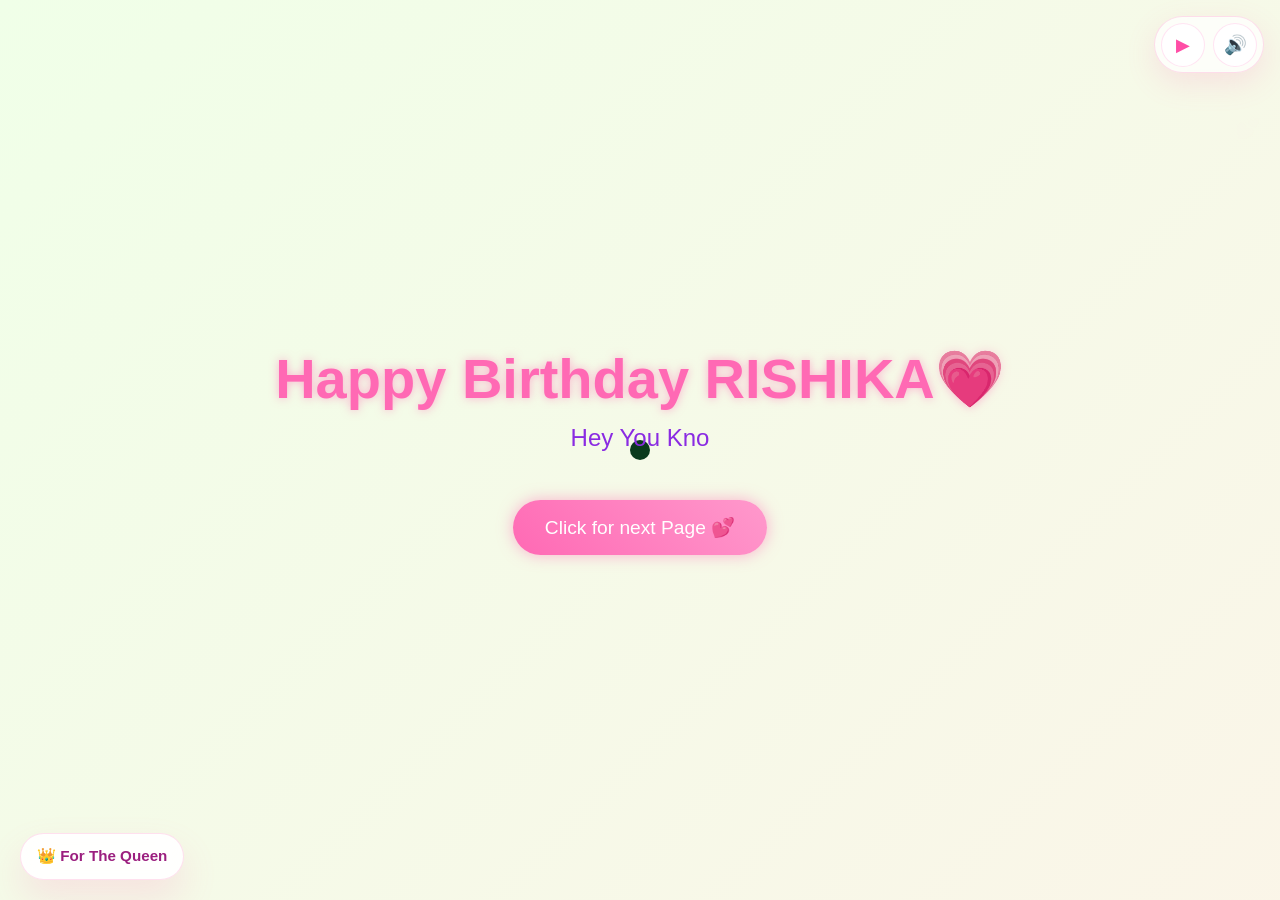
<file: index.html>
<!DOCTYPE html>
<html lang="en">
<head>
    <meta charset="UTF-8">
    <meta name="viewport" content="width=device-width, initial-scale=1.0">
    <title>Happy Birthday</title>
    <script src="https://cdnjs.cloudflare.com/ajax/libs/gsap/3.12.2/gsap.min.js"></script>
    <link rel="stylesheet" href="style.css">
    <link rel="stylesheet" href="music.css">
    <link rel="stylesheet" href="nav-link.css">
    
</head>
<body>
    <div class="music-control" id="musicControl" aria-label="Background music control">
        <button type="button" class="music-button" id="musicToggle" aria-label="Play background music">▶</button>
        <button type="button" class="music-button" id="muteToggle" aria-label="Mute background music">🔊</button>
    </div>
    <audio id="backgroundMusic" loop preload="metadata" aria-hidden="true"></audio>
    <div class="cursor"></div>
    <div class="container">
        <h1>Happy Birthday RISHIKA💗</h1>
        <div class="greeting"></div>
        <button class="cta-button">Click for next Page 💕</button>
    </div>

    <script src="script.js"></script>
    <script src="music.js"></script>
    <script src="nav-link.js"></script>
</body>
</html>
</file>
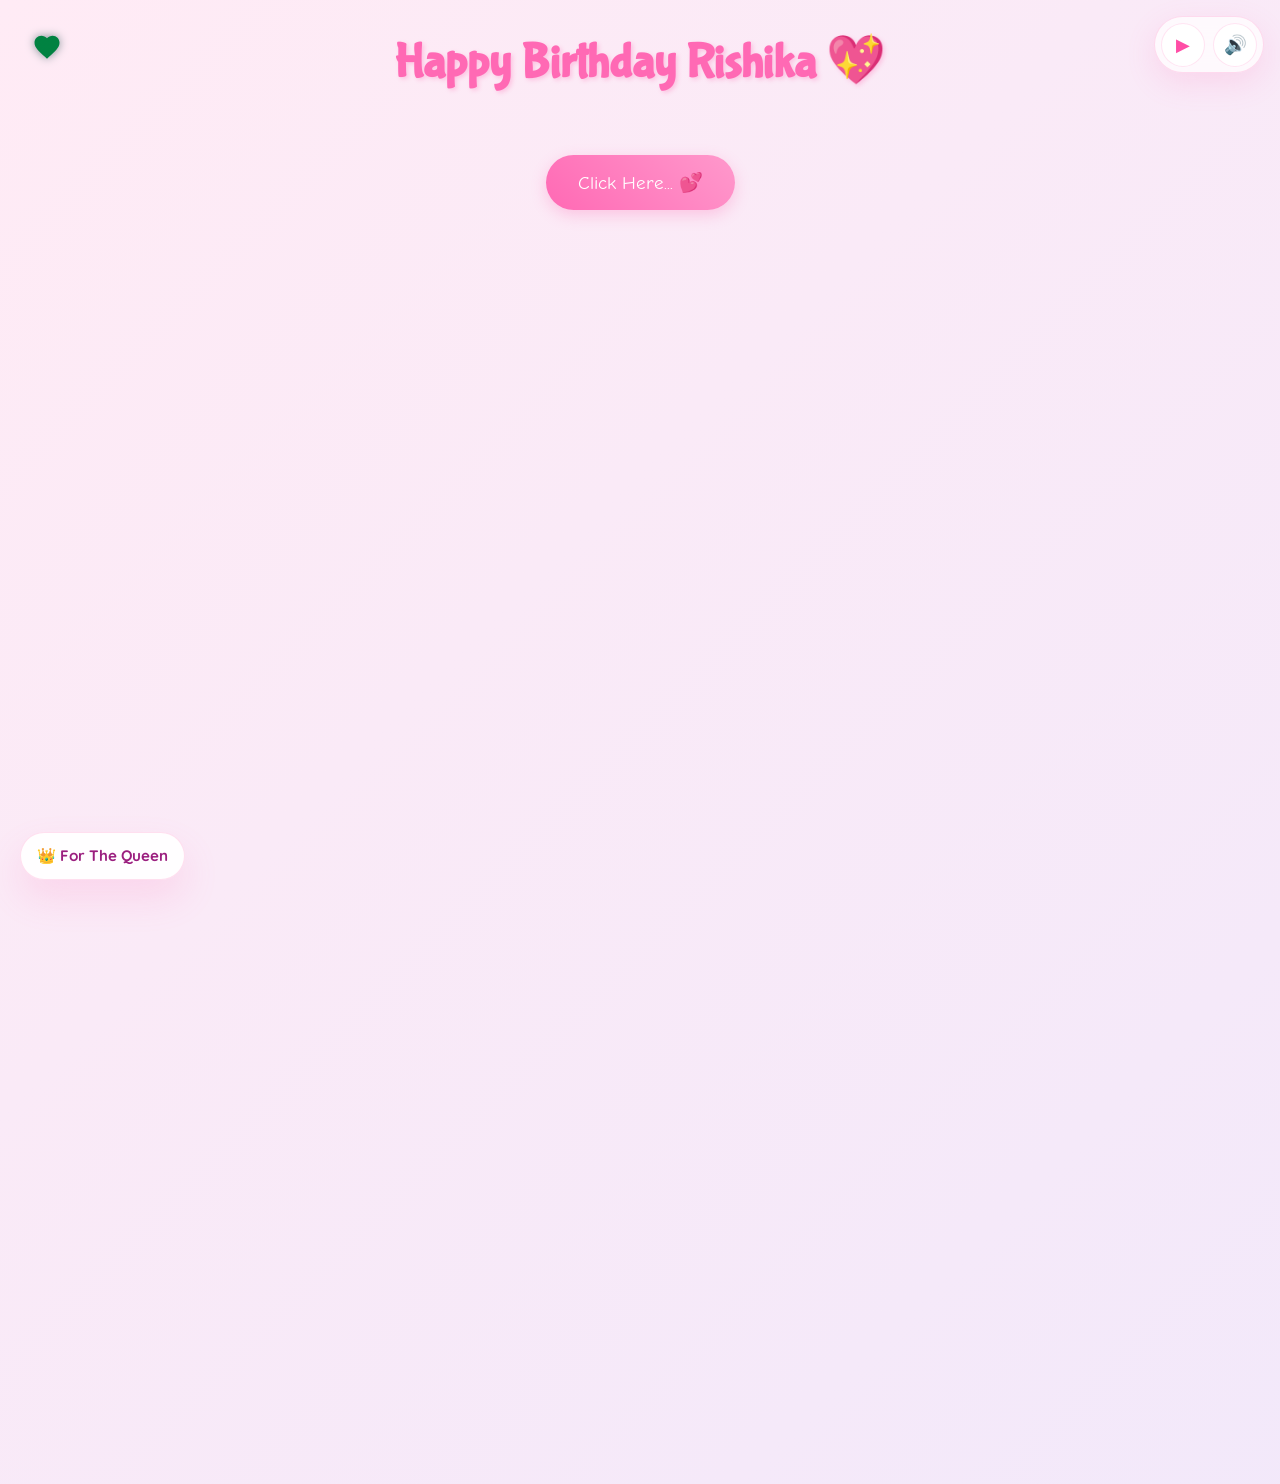
<file: cause.html>
<!DOCTYPE html>
<html lang="en">
<head>
    <meta charset="UTF-8">
    <meta name="viewport" content="width=device-width, initial-scale=1.0">
    <title>Why You're My Best Friend! 💖</title>
    <script src="https://cdnjs.cloudflare.com/ajax/libs/gsap/3.12.2/gsap.min.js"></script>
    <link rel="stylesheet" href="./cause.css">
    <link rel="stylesheet" href="./music.css">
    <link rel="stylesheet" href="./nav-link.css">
    <style>
       
    </style>
</head>
<body>
    <div class="music-control" id="musicControl" aria-label="Background music control">
        <button type="button" class="music-button" id="musicToggle" aria-label="Play background music">▶</button>
        <button type="button" class="music-button" id="muteToggle" aria-label="Mute background music">🔊</button>
    </div>
    <audio id="backgroundMusic" loop preload="metadata" aria-hidden="true"></audio>
    <div class="custom-cursor">
        <svg viewBox="0 0 24 24">
            <path fill="#ff69b4" d="M12 21.35l-1.45-1.32C5.4 15.36 2 12.28 2 8.5 2 5.42 4.42 3 7.5 3c1.74 0 3.41.81 4.5 2.09C13.09 3.81 14.76 3 16.5 3 19.58 3 22 5.42 22 8.5c0 3.78-3.4 6.86-8.55 11.54L12 21.35z"/>
        </svg>
    </div>

    <div class="container">
        <h1>Happy Birthday Rishika 💖</h1>
        
        <div id="reasons-container"></div>
        
        <button class="shuffle-button">Click Here... 💕</button>
        <div class="reason-counter"></div>

        <div class="ending-section">
            <div class="teddy-hug">
                <img src="./d1.jpg" alt="Teddy Hug">
            </div>
            <div class="ending-text">You're the BESTEST ! 💖</div>
        </div>
    </div>

    <script src="cause.js"></script>
    <script src="./music.js"></script>
    <script src="./nav-link.js"></script>
</body>
</html>
</file>
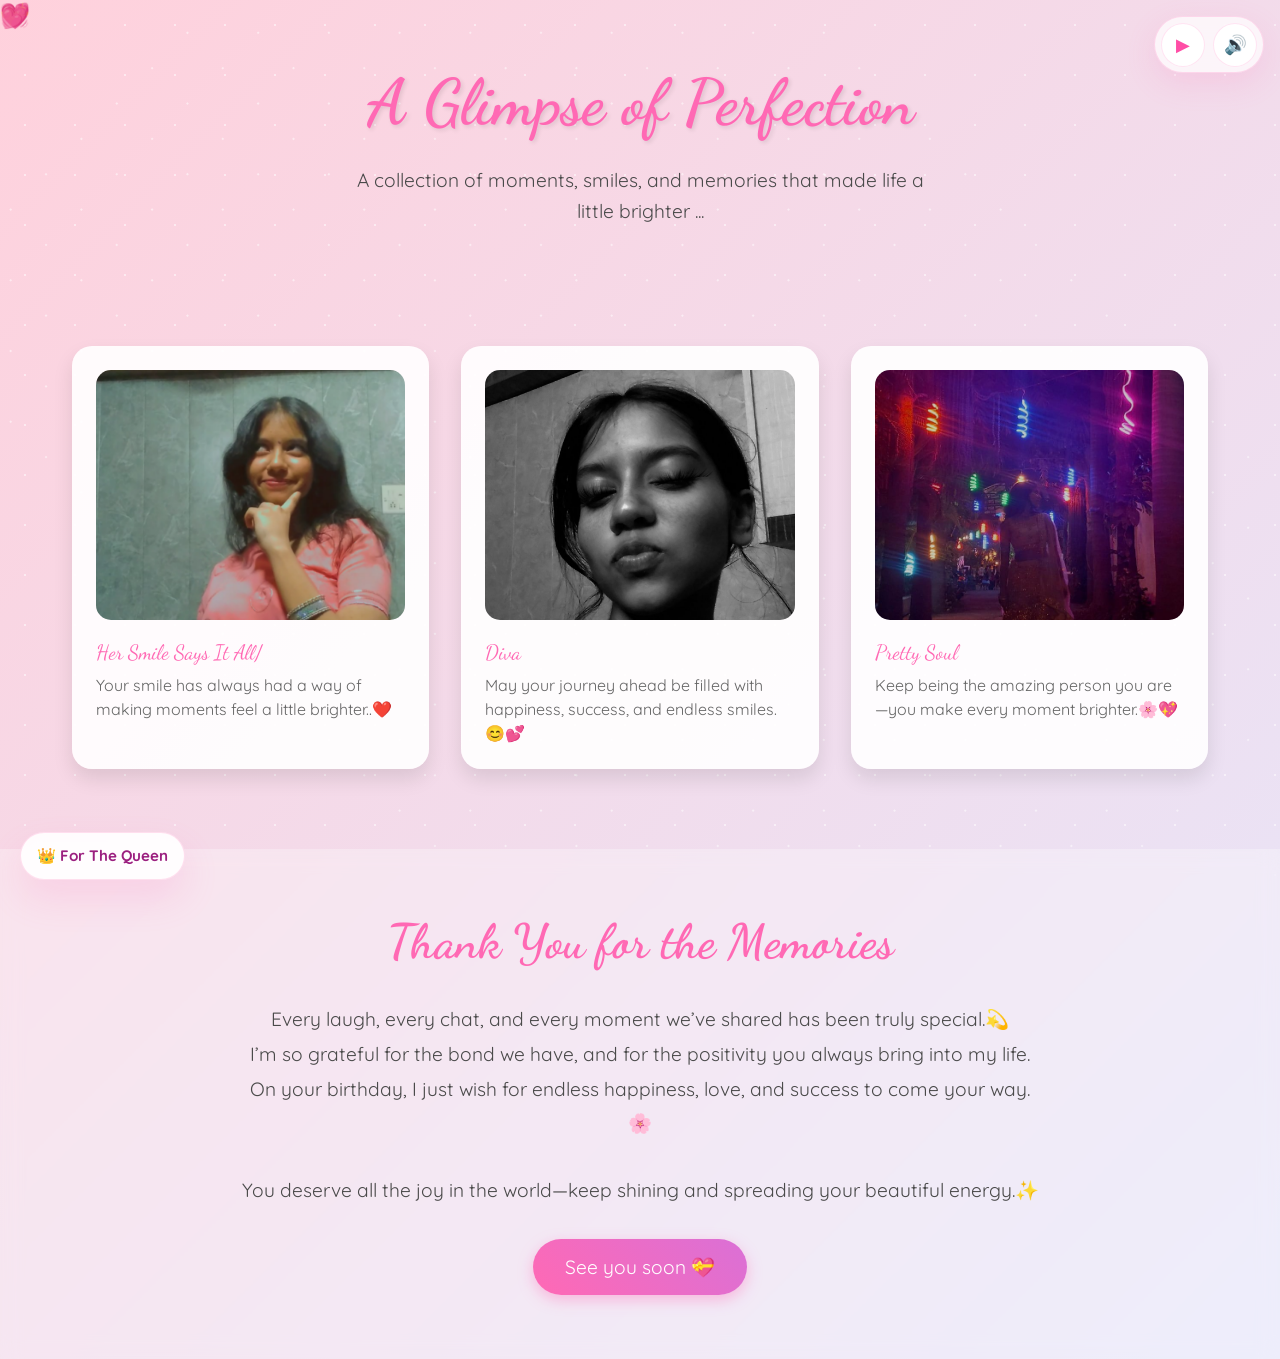
<file: last.html>
<!DOCTYPE html>
<html lang="en">

<head>
    <meta charset="UTF-8">
    <meta name="viewport" content="width=device-width, initial-scale=1.0">
    <title>Our Beautiful Memories ✨</title>
    <link rel="stylesheet" href="music.css">
    <link rel="stylesheet" href="nav-link.css">
    <style>
        @import url('https://fonts.googleapis.com/css2?family=Dancing+Script:wght@700&family=Quicksand:wght@300;400;500;600&display=swap');

        * {
            margin: 0;
            padding: 0;
            box-sizing: border-box;
        }

        body {
            min-height: 100vh;
            background: linear-gradient(135deg,
                    #ffd1dc 0%,
                    #e6e6fa 25%,
                    #ffefd5 50%,
                    #e6e6fa 75%,
                    #ffd1dc 100%);
            background-size: 400% 400%;
            animation: gradientFlow 15s ease infinite;
            font-family: 'Quicksand', sans-serif;
            overflow-x: hidden;
            color: #4a4a4a;
        }

        @keyframes gradientFlow {
            0% {
                background-position: 0% 50%;
            }

            50% {
                background-position: 100% 50%;
            }

            100% {
                background-position: 0% 50%;
            }
        }

        /* Enhanced Sparkle Effect */
        .magic-sparkles {
            position: fixed;
            top: 0;
            left: 0;
            width: 100%;
            height: 100%;
            pointer-events: none;
            z-index: 1;
        }

        .sparkle {
            position: absolute;
            width: 6px;
            height: 6px;
            border-radius: 50%;
            background-color: white;
            animation: twinkle var(--duration, 4s) ease-in-out infinite;
            opacity: 0;
        }

        @keyframes twinkle {

            0%,
            100% {
                opacity: 0;
                transform: scale(0.5);
            }

            50% {
                opacity: 0.8;
                transform: scale(1);
            }
        }

        /* Generate 50 sparkles with different positions and animations */
        .magic-sparkles::before,
        .magic-sparkles::after {
            content: '';
            position: absolute;
            width: 100%;
            height: 100%;
            background-image: radial-gradient(circle, white 1px, transparent 1px);
            background-size: 50px 50px;
            animation: sparkleLayer 8s linear infinite;
            opacity: 0.5;
        }

        .magic-sparkles::after {
            animation-delay: -4s;
            transform: rotate(45deg);
        }

        @keyframes sparkleLayer {
            0% {
                transform: translateY(0);
            }

            100% {
                transform: translateY(-50px);
            }
        }

        /* Floating Hearts */
        .floating-hearts {
            position: fixed;
            width: 100%;
            height: 100%;
            pointer-events: none;
            z-index: 2;
        }

        .heart {
            position: absolute;
            font-size: 1.5rem;
            color: rgba(255, 105, 180, 0.6);
            animation: floatHeart var(--float-duration, 6s) ease-in-out infinite;
            animation-delay: var(--delay, 0s);
        }

        @keyframes floatHeart {
            0% {
                transform: translate(0, 100vh) rotate(0deg);
            }

            100% {
                transform: translate(var(--translate-x, 0), -100vh) rotate(360deg);
            }
        }

        /* Welcome Section */
        .welcome {
            text-align: center;
            padding: 4rem 2rem;
            position: relative;
            z-index: 3;
        }

        .welcome h1 {
            font-family: 'Dancing Script', cursive;
            font-size: 4rem;
            color: #ff69b4;
            text-shadow: 2px 2px 4px rgba(0, 0, 0, 0.1);
            animation: fadeInScale 2s ease;
        }

        .welcome p {
            font-size: 1.2rem;
            max-width: 600px;
            margin: 1.5rem auto;
            line-height: 1.6;
            animation: fadeIn 2s ease 0.5s both;
        }

        /* Enhanced Memory Cards */
        .memory-container {
            max-width: 1200px;
            margin: 0 auto;
            padding: 2rem;
            display: grid;
            grid-template-columns: repeat(auto-fit, minmax(300px, 1fr));
            gap: 2rem;
            z-index: 3;
            position: relative;
        }

        .memory-card {
            background: rgba(255, 255, 255, 0.9);
            border-radius: 20px;
            padding: 1.5rem;
            box-shadow: 0 10px 20px rgba(0, 0, 0, 0.1);
            transition: all 0.5s cubic-bezier(0.4, 0, 0.2, 1);
            position: relative;
            overflow: hidden;
        }

        .memory-card:hover {
            transform: translateY(-10px) scale(1.02);
            box-shadow: 0 15px 30px rgba(0, 0, 0, 0.15);
        }

        .memory-card::before {
            content: '';
            position: absolute;
            top: 0;
            left: 0;
            width: 100%;
            height: 100%;
            background: linear-gradient(45deg, transparent, rgba(255, 255, 255, 0.4), transparent);
            transform: translateX(-100%);
            transition: 0.5s;
        }

        .memory-card:hover::before {
            transform: translateX(100%);
        }

        .memory-img {
            width: 100%;
            height: 250px;
            object-fit: cover;
            border-radius: 15px;
            margin-bottom: 1rem;
            transition: transform 0.5s ease;
        }

        .memory-card:hover .memory-img {
            transform: scale(1.05);
        }

        .memory-date {
            font-family: 'Dancing Script', cursive;
            color: #ff69b4;
            font-size: 1.3rem;
            margin-bottom: 0.5rem;
        }

        .memory-caption {
            font-size: 1rem;
            line-height: 1.5;
            color: #666;
        }

        /* Final Message Section */
        .final-message {
            text-align: center;
            padding: 4rem 2rem;
            background: rgba(255, 255, 255, 0.3);
            backdrop-filter: blur(10px);
            margin-top: 3rem;
            position: relative;
            z-index: 3;
        }

        .final-message h2 {
            font-family: 'Dancing Script', cursive;
            font-size: 3rem;
            color: #ff69b4;
            margin-bottom: 2rem;
            animation: heartbeat 2s infinite;
        }

        @keyframes heartbeat {

            0%,
            100% {
                transform: scale(1);
            }

            50% {
                transform: scale(1.1);
            }
        }

        .final-message p {
            font-size: 1.2rem;
            max-width: 800px;
            margin: 0 auto 2rem;
            line-height: 1.8;
        }

        .goodbye-btn {
            display: inline-block;
            padding: 1rem 2rem;
            font-size: 1.2rem;
            background: linear-gradient(45deg, #ff69b4, #da70d6);
            color: white;
            border: none;
            border-radius: 50px;
            cursor: pointer;
            text-decoration: none;
            transition: all 0.3s ease;
            box-shadow: 0 5px 15px rgba(255, 105, 180, 0.4);
            animation: float 3s infinite ease-in-out;
        }

        .goodbye-btn:hover {
            transform: translateY(-5px);
            box-shadow: 0 8px 20px rgba(255, 105, 180, 0.6);
        }

        @keyframes float {

            0%,
            100% {
                transform: translateY(0);
            }

            50% {
                transform: translateY(-10px);
            }
        }

        /* Animations */
        @keyframes fadeInScale {
            0% {
                opacity: 0;
                transform: scale(0.8);
            }

            100% {
                opacity: 1;
                transform: scale(1);
            }
        }

        @keyframes fadeIn {
            0% {
                opacity: 0;
            }

            100% {
                opacity: 1;
            }
        }

        /* Generate Hearts */
        .js-generate-hearts {
            position: fixed;
            width: 100%;
            height: 100%;
            pointer-events: none;
            z-index: 2;
        }

        /* Custom Scrollbar */
        ::-webkit-scrollbar {
            width: 12px;
        }

        ::-webkit-scrollbar-track {
            background: rgba(255, 255, 255, 0.4);
        }

        ::-webkit-scrollbar-thumb {
            background: linear-gradient(45deg, #ff69b4, #da70d6);
            border-radius: 6px;
        }

        /* Responsive Design */
        @media (max-width: 768px) {
            .welcome h1 {
                font-size: 3rem;
            }

            .memory-container {
                grid-template-columns: 1fr;
            }

            .final-message h2 {
                font-size: 2.5rem;
            }
        }
    </style>
</head>

<body>
    <div class="music-control" id="musicControl" aria-label="Background music control">
        <button type="button" class="music-button" id="musicToggle" aria-label="Play background music">▶</button>
        <button type="button" class="music-button" id="muteToggle" aria-label="Mute background music">🔊</button>
    </div>
    <audio id="backgroundMusic" loop preload="metadata" aria-hidden="true"></audio>
    <div class="magic-sparkles"></div>
    <div class="floating-hearts">
        <!-- Hearts will be generated via CSS -->
        <div class="heart" style="--float-duration: 6s; --delay: 0s; --translate-x: 20px;">💝</div>
        <div class="heart" style="--float-duration: 8s; --delay: 1s; --translate-x: -30px;">💖</div>
        <div class="heart" style="--float-duration: 7s; --delay: 2s; --translate-x: 40px;">💗</div>
        <div class="heart" style="--float-duration: 9s; --delay: 3s; --translate-x: -20px;">💓</div>
        <div class="heart" style="--float-duration: 5s; --delay: 4s; --translate-x: 30px;">💕</div>
    </div>

    <section class="welcome">
        <h1>A Glimpse of Perfection</h1>
        <p>A collection of moments, smiles, and memories that made life a little brighter ...</p>
    </section>

    <div class="memory-container">
        <div class="memory-card">
            <img src="./d44.jpg" alt="First Date" class="memory-img">
            <div class="memory-date">Her Smile Says It All/</div>
            <div class="memory-caption">Your smile has always had a way of making moments feel a little brighter..❤️</div>
        </div>
        <div class="memory-card">
            <img src="./d55.jpg" alt="Beach Day" class="memory-img">
            <div class="memory-date">Diva</div>
            <div class="memory-caption">May your journey ahead be filled with happiness, success, and endless
                smiles.😊💕</div>
        </div>
        <div class="memory-card">
            <img src="./d6.jpg" alt="Movie Night" class="memory-img">
            <div class="memory-date">Pretty Soul</div>
            <div class="memory-caption">Keep being the amazing person you are—you make every moment brighter.🌸💖</div>
        </div>

    </div>

    <section class="final-message">
        <h2>Thank You for the Memories</h2>
        <p>Every laugh, every chat, and every moment we’ve shared has been truly special.💫<br>
            I’m so grateful for the bond we have, and for the positivity you always bring into my life.<br>
            On your birthday, I just wish for endless happiness, love, and success to come your way.🌸</p>
        <p>You deserve all the joy in the world—keep shining and spreading your beautiful energy.✨</p>
        <a href="#" class="goodbye-btn">See you soon 💝</a>
    </section>
    <script src="music.js"></script>
    <script src="nav-link.js"></script>
</body>

</html>
</file>
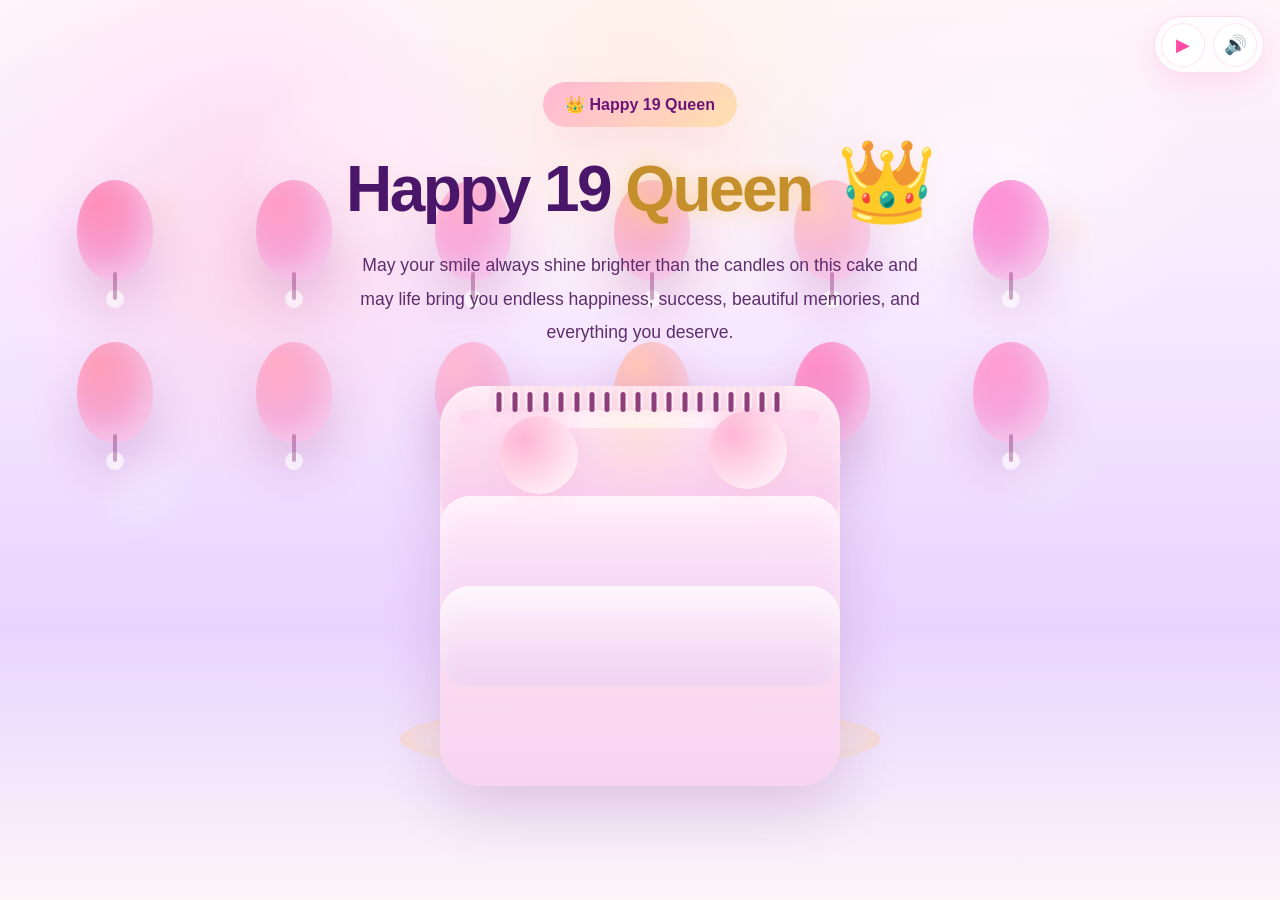
<file: queen.html>
<!DOCTYPE html>
<html lang="en">
<head>
    <meta charset="UTF-8">
    <meta name="viewport" content="width=device-width, initial-scale=1.0">
    <title>Happy 19 Queen 👑</title>
    <link rel="stylesheet" href="music.css">
    <link rel="stylesheet" href="queen.css">
</head>
<body>
    <div class="music-control" id="musicControl" aria-label="Background music control">
        <button type="button" class="music-button" id="musicToggle" aria-label="Play background music">▶</button>
        <button type="button" class="music-button" id="muteToggle" aria-label="Mute background music">🔊</button>
    </div>
    <audio id="backgroundMusic" loop preload="metadata" aria-hidden="true"></audio>

    <div class="queen-scene">
        <div class="royal-glow"></div>
        <div class="firework-layer" aria-hidden="true"></div>
        <div class="sparkle-layer" aria-hidden="true"></div>
        <div class="balloon-layer" aria-hidden="true"></div>
        <div class="confetti-layer" aria-hidden="true"></div>

        <main class="queen-main">
            <div class="hero-copy">
                <span class="hero-badge">👑 Happy 19 Queen</span>
                <h1>
                    Happy 19 <span class="golden-text">Queen</span>
                    <span class="hero-crown">👑</span>
                </h1>
                <p>May your smile always shine brighter than the candles on this cake and may life bring you endless happiness, success, beautiful memories, and everything you deserve.</p>
            </div>

            <section class="cake-hub" aria-label="Birthday cake celebration">
                <div class="cake-plate"></div>
                <div class="cake">
                    <div class="cake-layer layer-one"></div>
                    <div class="cake-layer layer-two"></div>
                    <div class="cake-layer layer-three"></div>
                    <div class="cake-icing"></div>
                    <div class="cake-top">
                        <div class="cake-flower cake-flower-left"></div>
                        <div class="cake-flower cake-flower-right"></div>
                        <div class="cake-decoration"></div>
                        <div class="candle-row"></div>
                    </div>
                </div>
            </section>
        </main>
    </div>

    <script src="queen.js"></script>
    <script src="music.js"></script>
</body>
</html>
</file>
<file: style.css>
* {
    margin: 0;
    padding: 0;
    box-sizing: border-box;
    cursor: none;
}

body {
    min-height: 100vh;
    display: flex;
    flex-direction: column;
    align-items: center;
    justify-content: center;
    background: linear-gradient(-45deg, #fee9f7, #e8f5fe, #fef2e8, #f0ffe8);
    background-size: 400% 400%;
    animation: gradientBG 15s ease infinite;
    font-family: 'Arial Rounded MT Bold', Arial, sans-serif;
    overflow: hidden;
    position: relative;
}

.cursor {
    width: 20px;
    height: 20px;
    background: pink;
    border-radius: 50%;
    position: fixed;
    pointer-events: none;
    mix-blend-mode: difference;
    transition: transform 0.2s;
}

.container {
    text-align: center;
    z-index: 1;
}

h1 {
    font-size: 3.5rem;
    color: #ff69b4;
    text-shadow: 0 0 10px rgba(255, 105, 180, 0.5);
    margin-bottom: 2rem;
    opacity: 0;
}

.greeting {
    font-size: 1.5rem;
    color: #8a2be2;
    margin-bottom: 3rem;
    min-height: 2em;
}

.cta-button {
    padding: 1rem 2rem;
    font-size: 1.2rem;
    background: linear-gradient(45deg, #ff69b4, #ff99cc);
    border: none;
    border-radius: 50px;
    color: white;
    cursor: pointer;
    box-shadow: 0 0 15px rgba(255, 105, 180, 0.5);
    transition: transform 0.3s, box-shadow 0.3s;
    opacity: 0;
}

.cta-button:hover {
    transform: scale(1.1);
    box-shadow: 0 0 25px rgba(255, 105, 180, 0.7);
}

.floating {
    position: absolute;
    pointer-events: none;
    opacity: 0;
}

@keyframes gradientBG {
    0% { background-position: 0% 50%; }
    50% { background-position: 100% 50%; }
    100% { background-position: 0% 50%; }
}

@media (max-width: 768px) {
    h1 { font-size: 2rem; }
    .greeting { font-size: 1.2rem; }
    .cta-button { font-size: 1rem; }
}
</file>
<file: music.css>
.music-control {
    position: fixed;
    top: 16px;
    right: 16px;
    display: flex;
    align-items: center;
    gap: 0.55rem;
    z-index: 9999;
    backdrop-filter: blur(14px);
    background: rgba(255, 255, 255, 0.72);
    border: 1px solid rgba(255, 105, 180, 0.22);
    border-radius: 999px;
    padding: 0.35rem;
    box-shadow: 0 10px 30px rgba(255, 105, 180, 0.16);
    transition: transform 0.25s ease, opacity 0.25s ease;
}

.music-control:hover {
    transform: translateY(-2px);
}

.music-button {
    width: 44px;
    height: 44px;
    border: none;
    border-radius: 999px;
    background: rgba(255, 255, 255, 0.95);
    color: #ff4da6;
    font-size: 1.15rem;
    cursor: pointer;
    display: flex;
    align-items: center;
    justify-content: center;
    transition: transform 0.22s ease, background 0.22s ease, color 0.22s ease;
    box-shadow: inset 0 0 0 1px rgba(255, 105, 180, 0.18);
}

.music-button:hover {
    transform: scale(1.05);
    background: rgba(255, 105, 180, 0.12);
}

.music-button:focus-visible {
    outline: 2px solid rgba(255, 105, 180, 0.65);
    outline-offset: 2px;
}

@media (max-width: 520px) {
    .music-control {
        top: auto;
        bottom: 16px;
        right: 16px;
        gap: 0.4rem;
        padding: 0.3rem;
    }

    .music-button {
        width: 40px;
        height: 40px;
        font-size: 1rem;
    }
}
</file>
<file: nav-link.css>
.page-link {
    position: fixed;
    left: 20px;
    bottom: 20px;
    z-index: 9998;
    display: inline-flex;
    align-items: center;
    justify-content: center;
    gap: 0.55rem;
    padding: 0.85rem 1rem;
    border-radius: 999px;
    background: rgba(255, 255, 255, 0.92);
    color: #9b1f7f;
    text-decoration: none;
    font-size: 0.95rem;
    font-weight: 700;
    border: 1px solid rgba(255, 130, 191, 0.25);
    box-shadow: 0 18px 36px rgba(255, 105, 180, 0.16);
    backdrop-filter: blur(12px);
    transition: transform 0.2s ease, background 0.2s ease;
}

.page-link:hover {
    transform: translateY(-3px);
    background: rgba(255, 255, 255, 1);
}

@media (max-width: 520px) {
    .page-link {
        left: 50%;
        transform: translateX(-50%);
        bottom: 16px;
        padding: 0.75rem 0.9rem;
        font-size: 0.9rem;
    }
}
</file>
<file: cause.css>
@import url('https://fonts.googleapis.com/css2?family=Bubblegum+Sans&family=Comic+Neue:wght@700&family=Quicksand:wght@500&display=swap');

* {
    margin: 0;
    padding: 0;
    box-sizing: border-box;
    cursor: none;
}

body {
    min-height: 100vh;
    background: linear-gradient(-45deg, #ffe6e6, #e6e6ff, #ffebf5);
    background-size: 400% 400%;
    animation: gradientBG 15s ease infinite;
    font-family: 'Quicksand', sans-serif;
    overflow-x: hidden;
    padding: 2rem;
}

.custom-cursor {
    width: 30px;
    height: 30px;
    position: fixed;
    pointer-events: none;
    z-index: 9999;
    mix-blend-mode: difference;
    transition: transform 0.1s;
}

.custom-cursor svg {
    width: 100%;
    height: 100%;
    filter: drop-shadow(0 0 5px rgba(255, 182, 193, 0.5));
}

.container {
    max-width: 1200px;
    margin: 0 auto;
    text-align: center;
    position: relative;
    z-index: 1;
}

h1 {
    font-family: 'Bubblegum Sans', cursive;
    font-size: 3rem;
    color: #ff69b4;
    text-shadow: 2px 2px 4px rgba(255, 105, 180, 0.3);
    margin-bottom: 2rem;
    animation: bounce 1s ease infinite;
}

.reason-card {
    background: rgba(255, 255, 255, 0.9);
    border-radius: 20px;
    padding: 2rem;
    margin: 1.5rem;
    box-shadow: 0 5px 15px rgba(0, 0, 0, 0.1);
    transition: transform 0.3s, box-shadow 0.3s;
    cursor: pointer;
    position: relative;
    overflow: hidden;
}

.reason-card:hover {
    transform: translateY(-5px);
    box-shadow: 0 8px 25px rgba(255, 105, 180, 0.2);
}

.reason-text {
    font-size: 1.2rem;
    margin-bottom: 1rem;
    position: relative;
    z-index: 2;
}

.gif-overlay {
    position: absolute;
    top: 0;
    left: 0;
    width: 100%;
    height: 100%;
    background: rgba(255, 255, 255, 0.95);
    display: flex;
    align-items: center;
    justify-content: center;
    opacity: 0;
    transition: opacity 0.3s;
    z-index: 1;
}

.reason-card:hover .gif-overlay {
    opacity: 1;
}

.shuffle-button {
    background: linear-gradient(45deg, #ff69b4, #ff99cc);
    border: none;
    border-radius: 50px;
    padding: 1rem 2rem;
    font-size: 1.2rem;
    color: white;
    margin: 2rem 0;
    cursor: pointer;
    transition: transform 0.3s;
    font-family: 'Comic Neue', cursive;
    box-shadow: 0 5px 15px rgba(255, 105, 180, 0.3);
}

.shuffle-button:hover {
    transform: scale(1.1);
}

.floating {
    position: fixed;
    pointer-events: none;
    animation: float 3s ease-in-out infinite;
}

.ending-section {
    margin-top: 4rem;
    padding: 2rem;
    text-align: center;
}

.ending-text {
    font-family: 'Bubblegum Sans', cursive;
    font-size: 2rem;
    color: #ff69b4;
    margin-bottom: 2rem;
    opacity: 0;
    transform: translateY(20px);
}

.teddy-hug {
    width: 200px;
    margin: 0 auto;
    transform: scale(0);
}

@keyframes gradientBG {
    0% { background-position: 0% 50%; }
    50% { background-position: 100% 50%; }
    100% { background-position: 0% 50%; }
}

@keyframes float {
    0%, 100% { transform: translateY(0); }
    50% { transform: translateY(-20px); }
}

@keyframes bounce {
    0%, 100% { transform: translateY(0); }
    50% { transform: translateY(-10px); }
}

@media (max-width: 768px) {
    h1 { font-size: 2rem; }
    .reason-card { margin: 1rem; }
    .reason-text { font-size: 1rem; }
}
.shuffle-button {
    background: linear-gradient(45deg, #ff69b4, #ff99cc);
    border: none;
    border-radius: 50px;
    padding: 1rem 2rem;
    font-size: 1.2rem;
    color: white;
    margin: 2rem 0;
    cursor: pointer;
    transition: all 0.3s;
    font-family: 'Comic Neue', cursive;
    box-shadow: 0 5px 15px rgba(255, 105, 180, 0.3);
}

.shuffle-button.story-mode {
    background: linear-gradient(45deg, #9b6dff, #ff6dc7);
    transform: scale(1.1);
}

.shuffle-button:hover {
    transform: scale(1.1);
}

.shuffle-button.story-mode:hover {
    transform: scale(1.2);
}

.reason-counter {
    font-size: 0.9rem;
    color: #ff69b4;
    margin-top: 1rem;
    opacity: 0.7;
}
</file>
<file: queen.css>
:root {
    color-scheme: dark;
    --pink: #ff85c0;
    --rose: #ffc1dd;
    --gold: #f2c94c;
    --purple: #8a3ab9;
    --soft-white: rgba(255, 248, 244, 0.9);
    --shadow: rgba(122, 37, 122, 0.2);
}

* {
    box-sizing: border-box;
}

body {
    min-height: 100vh;
    margin: 0;
    font-family: 'Quicksand', sans-serif;
    background: radial-gradient(circle at top, rgba(255, 244, 244, 0.9), transparent 35%),
                radial-gradient(circle at 20% 20%, rgba(255, 216, 246, 0.6), transparent 25%),
                linear-gradient(180deg, #fff5f9 0%, #f7e7ff 35%, #e9d4ff 70%, #fdf5f8 100%);
    color: #3b1148;
    overflow-x: hidden;
}

.queen-scene {
    position: relative;
    min-height: 100vh;
    padding: 2rem 1.5rem 4rem;
    display: flex;
    align-items: center;
    justify-content: center;
}

.royal-glow {
    position: absolute;
    inset: 0;
    background: radial-gradient(circle at 50% 10%, rgba(255, 235, 205, 0.35), transparent 22%),
                radial-gradient(circle at 80% 20%, rgba(255, 255, 255, 0.45), transparent 15%),
                radial-gradient(circle at 20% 30%, rgba(255, 192, 203, 0.28), transparent 18%);
    pointer-events: none;
}

.firework-layer,
.sparkle-layer,
.balloon-layer,
.confetti-layer {
    position: absolute;
    inset: 0;
    pointer-events: none;
    overflow: hidden;
}

.firework-layer::before,
.firework-layer::after {
    content: '';
    position: absolute;
    left: 50%;
    top: 35%;
    width: 18rem;
    height: 18rem;
    background: radial-gradient(circle, rgba(255, 238, 153, 0.75), transparent 50%);
    transform: translateX(-50%) scale(0.8);
    opacity: 0.35;
    animation: slow-pulse 10s infinite ease-in-out;
}

.firework-burst {
    position: absolute;
    left: 50%;
    top: 34%;
    width: 20rem;
    height: 20rem;
    transform: translateX(-50%);
    border-radius: 50%;
    background: radial-gradient(circle, rgba(255, 234, 170, 0.85), rgba(255, 219, 209, 0.12) 55%, transparent 80%);
    filter: blur(8px);
    animation: burstGlow 1.8s ease-out forwards;
    pointer-events: none;
    z-index: 1;
}

@keyframes burstGlow {
    0% { opacity: 0; transform: translateX(-50%) scale(0.6); }
    40% { opacity: 0.8; transform: translateX(-50%) scale(1); }
    100% { opacity: 0; transform: translateX(-50%) scale(1.4); }
}

.sparkle-layer::before,
.sparkle-layer::after {
    content: '';
    position: absolute;
    width: 10rem;
    height: 10rem;
    border-radius: 50%;
    background: rgba(255, 255, 255, 0.3);
    filter: blur(12px);
    opacity: 0.5;
}

.sparkle-layer::before {
    left: 20%;
    top: 10%;
}

.sparkle-layer::after {
    right: 18%;
    top: 12%;
}

.confetti-layer::before,
.confetti-layer::after {
    content: '';
    position: absolute;
    width: 4rem;
    height: 4rem;
    background: radial-gradient(circle, rgba(255, 215, 178, 0.7), transparent 60%);
    border-radius: 50%;
    filter: blur(12px);
    opacity: 0.45;
}

.confetti-layer::before {
    left: 10%;
    top: 20%;
}

.confetti-layer::after {
    right: 14%;
    top: 22%;
}

.balloon-layer::before,
.balloon-layer::after {
    content: '';
    position: absolute;
    width: 8rem;
    height: 8rem;
    border-radius: 50%;
    background: radial-gradient(circle at 30% 25%, rgba(255, 255, 255, 0.8), transparent 45%);
    filter: blur(8px);
    opacity: 0.3;
}

.balloon-layer::before {
    left: 8%;
    top: 50%;
}

.balloon-layer::after {
    right: 12%;
    top: 48%;
}

.queen-main {
    position: relative;
    z-index: 2;
    width: min(980px, 100%);
    display: grid;
    gap: 2.25rem;
    place-items: center;
}

.hero-copy {
    max-width: 810px;
    text-align: center;
    animation: fadeInUp 1s ease forwards;
}

.hero-badge {
    display: inline-block;
    margin-bottom: 1rem;
    padding: 0.8rem 1.4rem;
    background: linear-gradient(135deg, rgba(255, 181, 212, 0.95), rgba(255, 224, 171, 0.95));
    color: #6c1577;
    border-radius: 999px;
    font-weight: 700;
    box-shadow: 0 18px 40px rgba(255, 159, 187, 0.2);
}

.hero-copy h1 {
    font-size: clamp(2.8rem, 5vw, 5rem);
    line-height: 1.02;
    margin: 0;
    letter-spacing: -0.04em;
    text-transform: none;
    color: #49166a;
    text-shadow: 0 0 18px rgba(255, 215, 178, 0.24);
}

.golden-text {
    color: #c58f2b;
    text-shadow: 0 0 18px rgba(255, 204, 113, 0.6);
}

.hero-crown {
    display: inline-block;
    margin-left: 0.6rem;
    font-size: 1.25em;
    transform: translateY(-0.1rem);
    animation: crown-bounce 3s ease infinite;
}

.hero-copy p {
    max-width: 580px;
    margin: 1.55rem auto 0;
    font-size: 1.1rem;
    line-height: 1.9;
    color: #552565;
    opacity: 0.95;
}

.cake-hub {
    position: relative;
    width: min(680px, 100%);
    display: grid;
    place-items: center;
    animation: fadeInUp 1.2s ease 0.3s forwards;
    opacity: 0;
}

.cake-plate {
    position: absolute;
    bottom: 3%;
    width: 480px;
    height: 70px;
    background: radial-gradient(circle, rgba(255, 252, 243, 0.95), rgba(255, 214, 158, 0.18));
    border-radius: 50%;
    filter: blur(0.5px);
    box-shadow: inset 0 0 20px rgba(255, 210, 176, 0.55);
}

.cake {
    position: relative;
    width: 400px;
    min-height: 400px;
    border-radius: 40px;
    background: linear-gradient(180deg, #ffe8f4 0%, #f8d4f0 100%);
    box-shadow: 0 24px 60px rgba(108, 26, 100, 0.16);
    overflow: hidden;
}

.cake-layer {
    position: relative;
    width: 100%;
    border-radius: 30px;
    margin: 0 auto;
    box-shadow: inset 0 10px 25px rgba(255, 255, 255, 0.4);
}

.layer-one {
    height: 140px;
    background: linear-gradient(180deg, #ffe7f2 0%, #f7c8eb 100%);
}

.layer-two {
    height: 120px;
    margin-top: -30px;
    background: linear-gradient(180deg, #ffeef9 0%, #f5d1f5 100%);
}

.layer-three {
    height: 100px;
    margin-top: -30px;
    background: linear-gradient(180deg, #fff4fc 0%, #f0d1f1 100%);
}

.cake-icing {
    position: absolute;
    top: 24px;
    left: 5%;
    width: 90%;
    height: 18px;
    border-radius: 14px;
    background: radial-gradient(circle, rgba(255, 255, 255, 0.95), rgba(255, 214, 238, 0.9));
    filter: blur(0.2px);
}

.cake-top {
    position: absolute;
    top: 4px;
    left: 50%;
    width: 92%;
    height: 118px;
    transform: translateX(-50%);
}

.cake-decoration {
    position: absolute;
    inset: 0;
    background: radial-gradient(circle at 50% 40%, rgba(255, 224, 205, 0.5), transparent 32%);
    pointer-events: none;
}

.cake-flower {
    position: absolute;
    width: 78px;
    height: 78px;
    border-radius: 50%;
    background: radial-gradient(circle at 30% 30%, rgba(255, 181, 212, 1), rgba(255, 255, 255, 0.95));
    box-shadow: 0 0 20px rgba(255, 176, 207, 0.35);
}

.cake-flower-left {
    left: 12%;
    top: 22%;
}

.cake-flower-right {
    right: 10%;
    top: 18%;
}

.candle-row {
    position: absolute;
    left: 5%;
    right: 5%;
    top: 20px;
    height: 0;
}

.candle {
    position: absolute;
    bottom: 0;
    width: 10px;
    height: 62px;
    background: linear-gradient(180deg, #ffd5dc 0%, #ffe8f2 100%);
    border-radius: 6px;
    box-shadow: inset 0 2px 5px rgba(255, 255, 255, 0.7), 0 4px 8px rgba(178, 68, 136, 0.12);
}

.candle::before {
    content: '';
    position: absolute;
    left: 50%;
    top: -10px;
    transform: translateX(-50%);
    width: 12px;
    height: 12px;
    background: radial-gradient(circle, #ffe4b8 0%, #f6b06c 70%);
    border-radius: 50%;
    box-shadow: 0 0 15px rgba(255, 223, 151, 0.8);
}

.flame {
    position: absolute;
    left: 50%;
    top: -32px;
    transform: translateX(-50%);
    width: 14px;
    height: 24px;
    background: radial-gradient(circle at 50% 15%, #fff8c8 0%, #ffd56f 45%, rgba(255, 169, 87, 0.75) 90%);
    border-radius: 50% 50% 40% 40%;
    filter: blur(0.3px);
    animation: flame-flicker 1.8s ease-in-out infinite;
    box-shadow: 0 0 14px rgba(255, 204, 135, 0.65);
}

.candle::after {
    content: '';
    position: absolute;
    left: 50%;
    top: 44px;
    transform: translateX(-50%);
    width: 5px;
    height: 20px;
    background: #8c3f7a;
    border-radius: 4px;
}

.candle:hover .flame {
    transform: translateX(-50%) scale(1.05);
}

.hero-copy h1,
.hero-copy p,
.cake-hub {
    animation-fill-mode: both;
}

@keyframes fadeInUp {
    0% { opacity: 0; transform: translateY(24px); }
    100% { opacity: 1; transform: translateY(0); }
}

@keyframes crown-bounce {
    0%, 100% { transform: translateY(-0.1rem); }
    50% { transform: translateY(-0.5rem); }
}

@keyframes slow-pulse {
    0%, 100% { transform: translateX(-50%) scale(0.8); opacity: 0.35; }
    50% { transform: translateX(-50%) scale(1); opacity: 0.5; }
}

.balloon {
    position: absolute;
    width: 76px;
    height: 100px;
    border-radius: 52% 52% 48% 48%;
    background: radial-gradient(circle at 35% 25%, rgba(255, 214, 242, 0.95), rgba(229, 136, 208, 0.95));
    box-shadow: inset -10px -12px 24px rgba(255, 255, 255, 0.35), 0 26px 48px rgba(148, 39, 120, 0.18);
    animation: floatBalloon 8s ease-in-out infinite;
    cursor: pointer;
}

.balloon::after {
    content: '';
    position: absolute;
    left: 50%;
    bottom: -20px;
    width: 4px;
    height: 28px;
    background: rgba(121, 20, 94, 0.35);
    transform: translateX(-50%);
    border-radius: 2px;
}

.balloon::before {
    content: '';
    position: absolute;
    left: 50%;
    bottom: -28px;
    width: 18px;
    height: 18px;
    border-radius: 50%;
    background: rgba(255, 255, 255, 0.65);
    transform: translateX(-50%);
}

.balloon.pop {
    animation: popBalloon 0.4s ease forwards;
}

@keyframes floatBalloon {
    0%, 100% { transform: translateY(0); }
    50% { transform: translateY(-28px); }
}

@keyframes popBalloon {
    0% { opacity: 1; transform: scale(1); }
    100% { opacity: 0; transform: scale(1.8); }
}

.confetti-piece {
    position: absolute;
    width: 8px;
    height: 16px;
    background: linear-gradient(135deg, rgba(255, 189, 231, 1), rgba(255, 255, 255, 0.9));
    border-radius: 3px;
    opacity: 0.95;
    pointer-events: none;
    animation: confetti-fall 2.4s ease-out forwards;
}

@keyframes confetti-fall {
    0% { opacity: 1; transform: translateY(0) rotate(0deg); }
    100% { opacity: 0; transform: translateY(140vh) rotate(360deg); }
}

@media (max-width: 820px) {
    .cake {
        width: 320px;
        min-height: 320px;
    }

    .cake-plate {
        width: 360px;
    }

    .hero-copy h1 {
        font-size: 2.8rem;
    }
}

@media (max-width: 520px) {
    .queen-scene {
        padding: 1.25rem 1rem 3rem;
    }

    .hero-copy h1 {
        font-size: 2.4rem;
    }

    .cake {
        width: 280px;
        min-height: 280px;
    }

    .cake-plate {
        width: 300px;
    }
}
</file>
